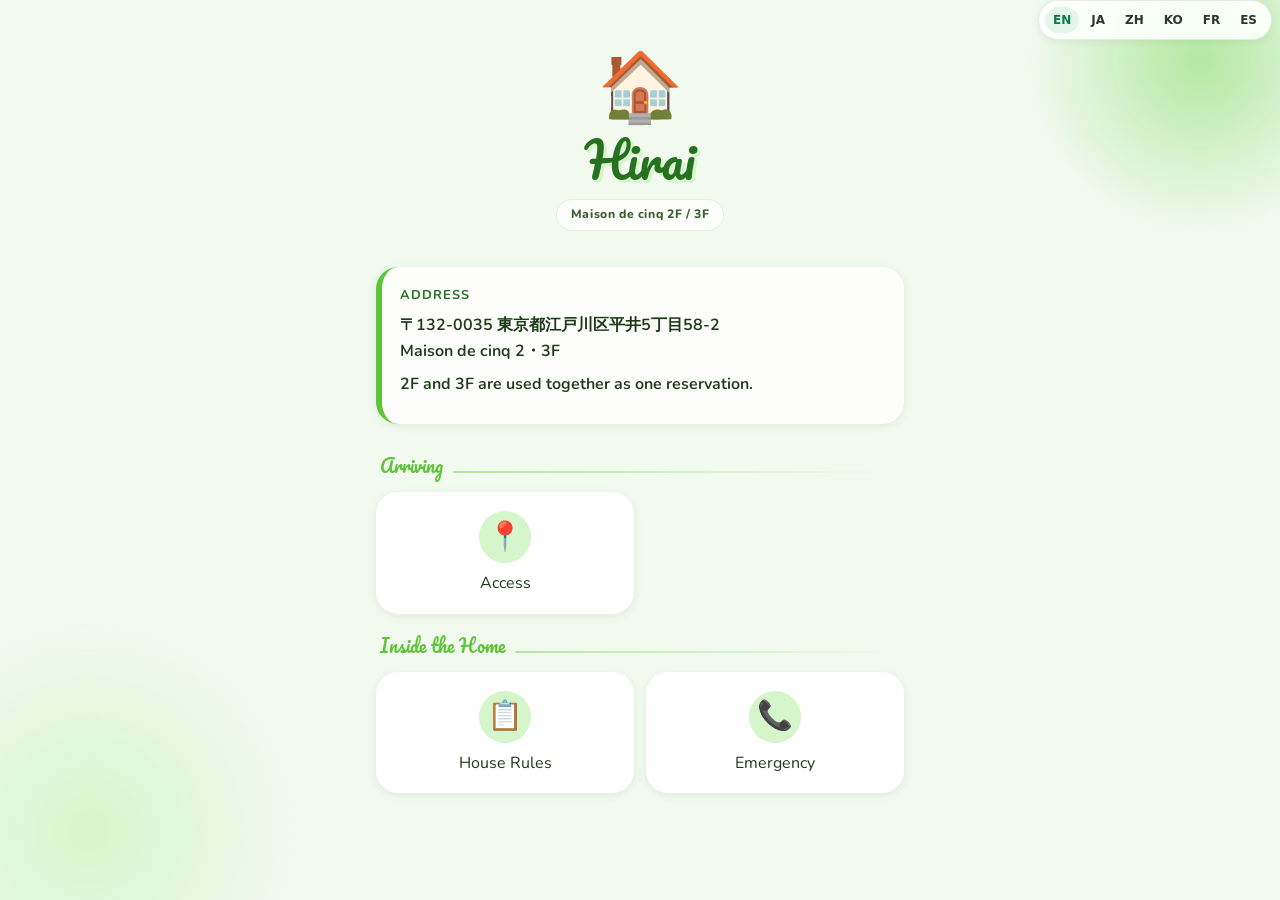
<file: index.html>
<!doctype html>
<html lang="en">
<head>
  <meta charset="utf-8">
  <meta name="viewport" content="width=device-width, initial-scale=1, viewport-fit=cover">
  <meta name="theme-color" content="#f2faf0">
  <title>Welcome to Hirai / Maison de cinq</title>
  <link rel="preconnect" href="https://fonts.googleapis.com">
  <link rel="preconnect" href="https://fonts.gstatic.com" crossorigin>
  <link href="https://fonts.googleapis.com/css2?family=Nunito:wght@500;600;700;800;900&family=Pacifico&display=swap" rel="stylesheet">
  <link rel="stylesheet" href="assets/site.css">
  <link rel="stylesheet" href="assets/i18n.css">
</head>
<body>
<main>
  <section class="hero">
    <div class="mark" aria-hidden="true">🏠</div>
    <h1 data-i18n="hero.title">Hirai</h1>
    <p data-i18n="hero.subtitle">Maison de cinq 2F / 3F</p>
  </section>

  <section class="notice" aria-label="Property information">
    <strong data-i18n="notice.address.label">Address</strong>
    <p data-i18n="notice.address.text" data-i18n-html>〒132-0035 東京都江戸川区平井5丁目58-2<br>Maison de cinq 2・3F</p>
    <p data-i18n="notice.address.note">2F and 3F are used together as one reservation.</p>
  </section>

  <nav class="menu" aria-label="Guest menu">
    <div class="menu-group">
      <div class="menu-group-head">
        <span class="menu-group-title" data-i18n="menu.arriving">Arriving</span>
        <span class="menu-group-line"></span>
      </div>
      <div class="btn-grid">
        <a href="access/" class="pl-btn">
          <span class="pl-icon-wrap"><span class="pl-icon" aria-hidden="true">📍</span></span>
          <span data-i18n="menu.access">Access</span>
        </a>
      </div>
    </div>

    <div class="menu-group">
      <div class="menu-group-head">
        <span class="menu-group-title" data-i18n="menu.inside">Inside the Home</span>
        <span class="menu-group-line"></span>
      </div>
      <div class="btn-grid">
        <a href="house-rules/" class="pl-btn">
          <span class="pl-icon-wrap"><span class="pl-icon" aria-hidden="true">📋</span></span>
          <span data-i18n="menu.houseRules">House Rules</span>
        </a>
        <a href="emergency/" class="pl-btn">
          <span class="pl-icon-wrap"><span class="pl-icon" aria-hidden="true">📞</span></span>
          <span data-i18n="menu.emergency">Emergency</span>
        </a>
      </div>
    </div>
  </nav>
</main>
<script src="assets/i18n.js" defer></script>
</body>
</html>
</file>
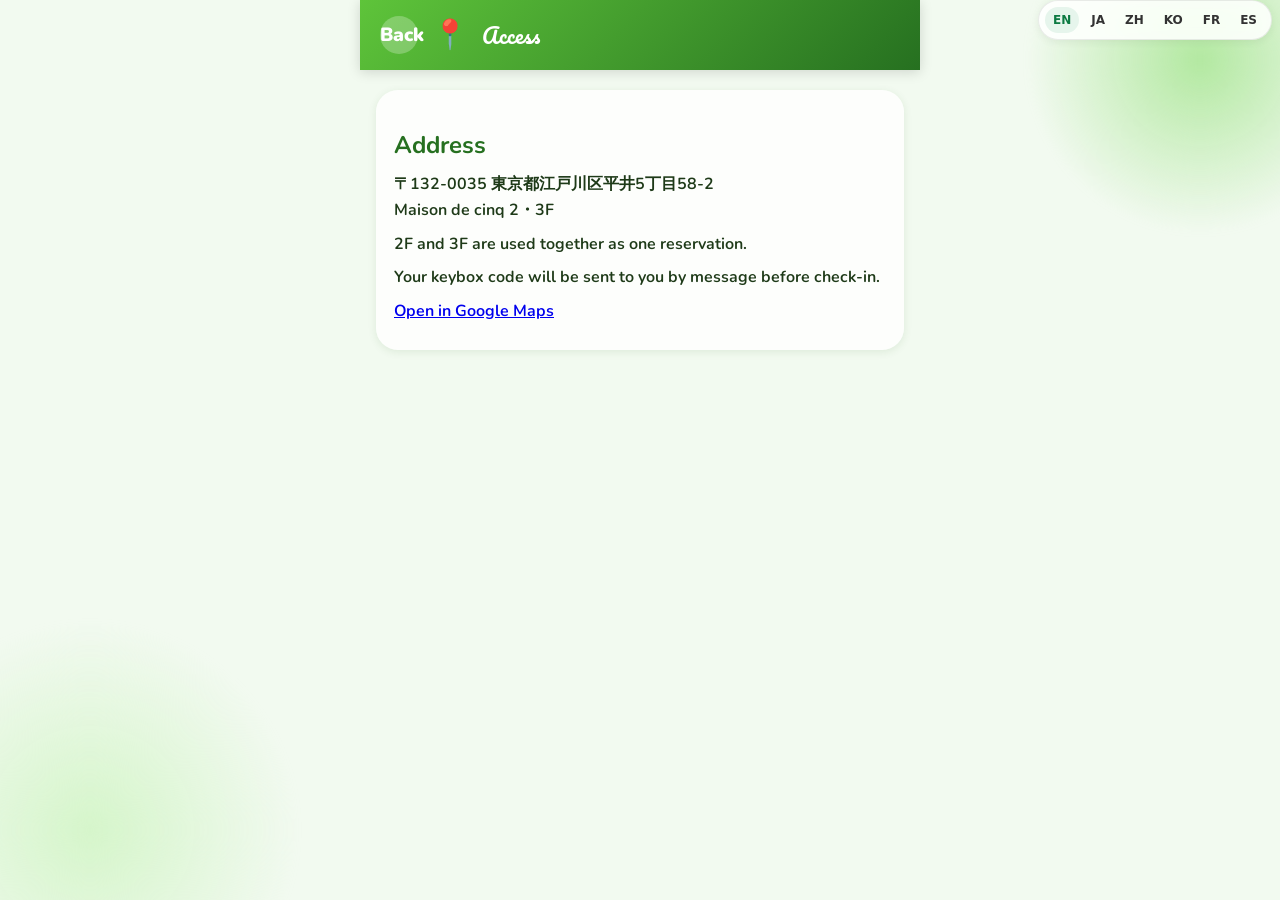
<file: access/index.html>
<!doctype html>
<html lang="en">
<head>
  <meta charset="utf-8">
  <meta name="viewport" content="width=device-width, initial-scale=1, viewport-fit=cover">
  <meta name="theme-color" content="#f2faf0">
  <title>Access — Hirai</title>
  <link rel="preconnect" href="https://fonts.googleapis.com">
  <link rel="preconnect" href="https://fonts.gstatic.com" crossorigin>
  <link href="https://fonts.googleapis.com/css2?family=Nunito:wght@500;600;700;800;900&family=Pacifico&display=swap" rel="stylesheet">
  <link rel="stylesheet" href="../assets/site.css">
  <link rel="stylesheet" href="../assets/i18n.css">
</head>
<body>
<main>
  <header class="top">
    <a class="back" href="../" data-i18n="top.back" data-i18n-attr="aria-label" aria-label="Back">‹</a>
    <span class="top-emoji" aria-hidden="true">📍</span>
    <h1 data-i18n="access.title">Access</h1>
  </header>

  <section class="content">
    <h2 data-i18n="access.address.h">Address</h2>
    <p data-i18n="notice.address.text" data-i18n-html>〒132-0035 東京都江戸川区平井5丁目58-2<br>Maison de cinq 2・3F</p>
    <p data-i18n="notice.address.note">2F and 3F are used together as one reservation.</p>
    <p data-i18n="access.keybox.note">Your keybox code will be sent to you by message before check-in.</p>
    <p><a href="https://www.google.com/maps/search/?api=1&query=%E6%9D%B1%E4%BA%AC%E9%83%BD%E6%B1%9F%E6%88%B8%E5%B7%9D%E5%8C%BA%E5%B9%B3%E4%BA%955%E4%B8%81%E7%9B%AE58-2" target="_blank" rel="noopener" data-i18n="access.maps">Open in Google Maps</a></p>
  </section>
</main>
<script src="../assets/i18n.js" defer></script>
</body>
</html>
</file>
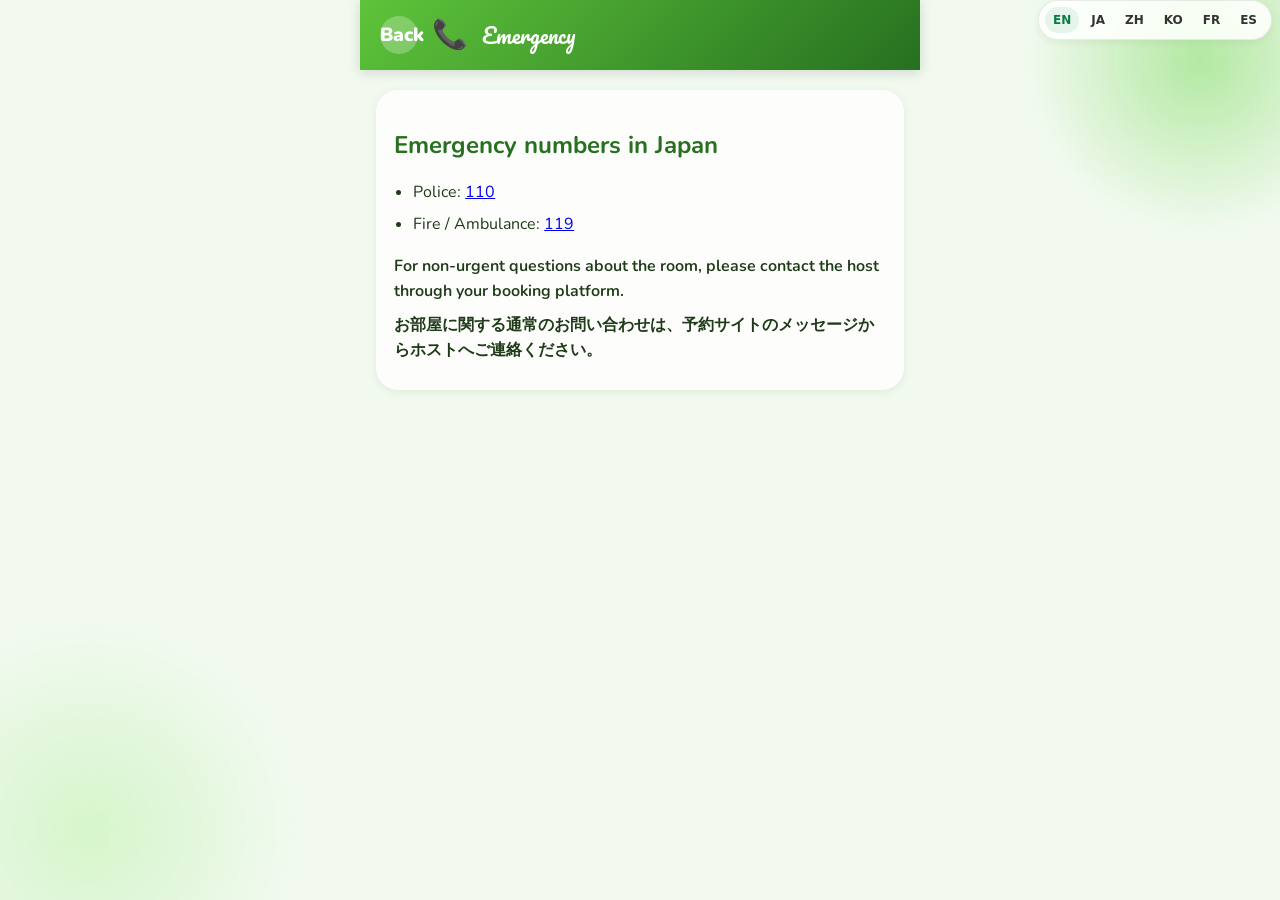
<file: emergency/index.html>
<!doctype html>
<html lang="en">
<head>
  <meta charset="utf-8">
  <meta name="viewport" content="width=device-width, initial-scale=1, viewport-fit=cover">
  <meta name="theme-color" content="#f2faf0">
  <title>Emergency — Hirai</title>
  <link rel="preconnect" href="https://fonts.googleapis.com">
  <link rel="preconnect" href="https://fonts.gstatic.com" crossorigin>
  <link href="https://fonts.googleapis.com/css2?family=Nunito:wght@500;600;700;800;900&family=Pacifico&display=swap" rel="stylesheet">
  <link rel="stylesheet" href="../assets/site.css">
  <link rel="stylesheet" href="../assets/i18n.css">
</head>
<body>
<main>
  <header class="top">
    <a class="back" href="../" data-i18n="top.back" data-i18n-attr="aria-label" aria-label="Back">‹</a>
    <span class="top-emoji" aria-hidden="true">📞</span>
    <h1 data-i18n="em.title">Emergency</h1>
  </header>

  <section class="content">
    <h2 data-i18n="em.numbers">Emergency numbers in Japan</h2>
    <ul>
      <li><span data-i18n="em.police">Police</span>: <a href="tel:110">110</a></li>
      <li><span data-i18n="em.fire">Fire / Ambulance</span>: <a href="tel:119">119</a></li>
    </ul>
    <p data-i18n="em.contact">For non-urgent questions about the room, please contact the host through your booking platform.</p>
    <p data-i18n="em.contact.ja">お部屋に関する通常のお問い合わせは、予約サイトのメッセージからホストへご連絡ください。</p>
  </section>
</main>
<script src="../assets/i18n.js" defer></script>
</body>
</html>
</file>
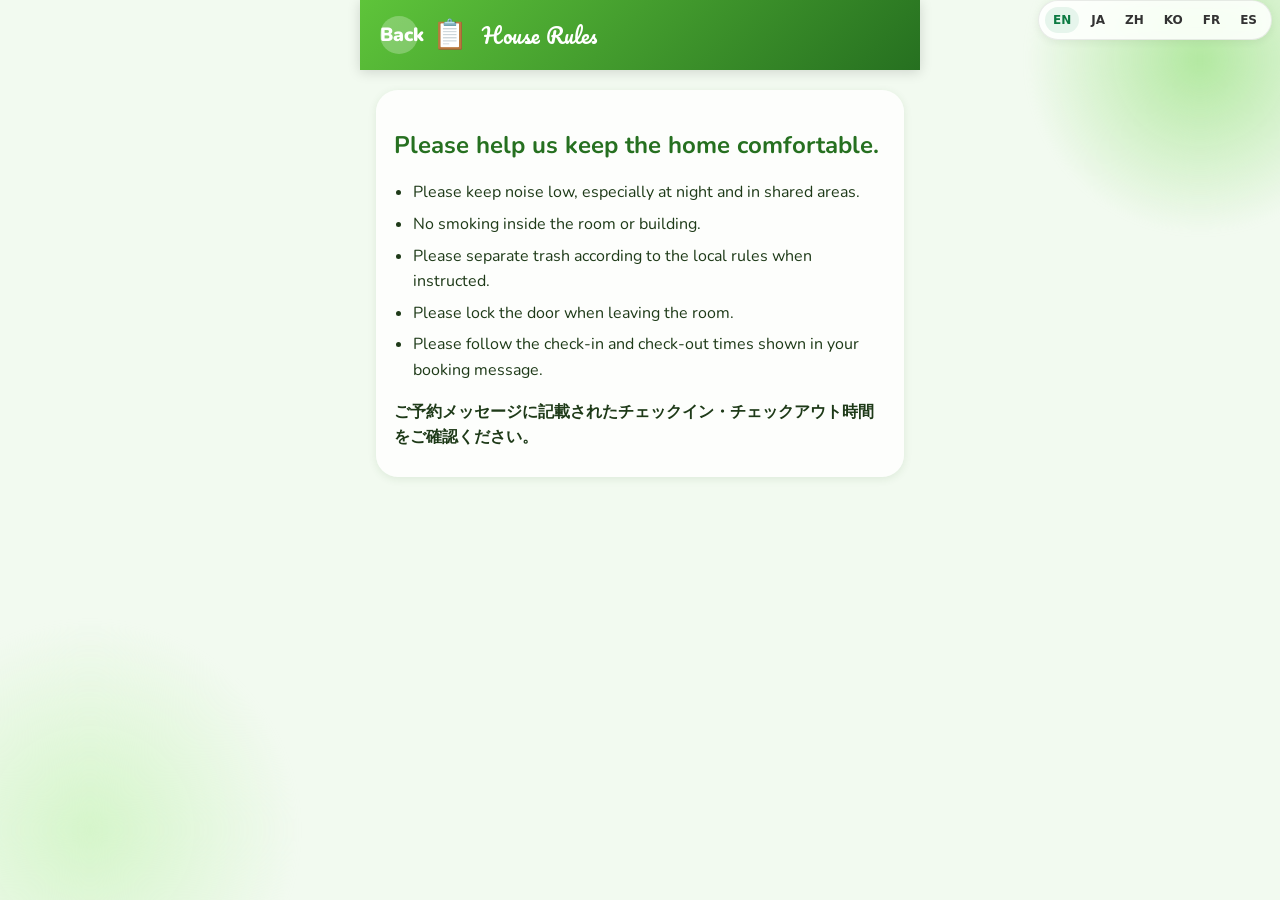
<file: house-rules/index.html>
<!doctype html>
<html lang="en">
<head>
  <meta charset="utf-8">
  <meta name="viewport" content="width=device-width, initial-scale=1, viewport-fit=cover">
  <meta name="theme-color" content="#f2faf0">
  <title>House Rules — Hirai</title>
  <link rel="preconnect" href="https://fonts.googleapis.com">
  <link rel="preconnect" href="https://fonts.gstatic.com" crossorigin>
  <link href="https://fonts.googleapis.com/css2?family=Nunito:wght@500;600;700;800;900&family=Pacifico&display=swap" rel="stylesheet">
  <link rel="stylesheet" href="../assets/site.css">
  <link rel="stylesheet" href="../assets/i18n.css">
</head>
<body>
<main>
  <header class="top">
    <a class="back" href="../" data-i18n="top.back" data-i18n-attr="aria-label" aria-label="Back">‹</a>
    <span class="top-emoji" aria-hidden="true">📋</span>
    <h1 data-i18n="rules.title">House Rules</h1>
  </header>

  <section class="content">
    <h2 data-i18n="rules.help">Please help us keep the home comfortable.</h2>
    <ul>
      <li data-i18n="rules.noise">Please keep noise low, especially at night and in shared areas.</li>
      <li data-i18n="rules.smoking">No smoking inside the room or building.</li>
      <li data-i18n="rules.trash">Please separate trash according to the local rules when instructed.</li>
      <li data-i18n="rules.lock">Please lock the door when leaving the room.</li>
      <li data-i18n="rules.times">Please follow the check-in and check-out times shown in your booking message.</li>
    </ul>
    <p data-i18n="rules.times.jaNote">ご予約メッセージに記載されたチェックイン・チェックアウト時間をご確認ください。</p>
  </section>
</main>
<script src="../assets/i18n.js" defer></script>
</body>
</html>
</file>
<file: assets/site.css>
:root {
  --cream: #f2faf0;
  --cream-deep: #dff5d8;
  --green: #5ec43a;
  --green-dark: #267020;
  --green-soft: #d5f5ca;
  --text: #1e3a18;
  --muted: #3a6030;
  --white: #fff;
  --shadow-sm: 0 2px 8px rgba(40,100,30,.10);
  --shadow-md: 0 4px 18px rgba(40,100,30,.15);
  --shadow-hover: 0 14px 38px rgba(40,100,30,.24);
  --ease-pop: cubic-bezier(.34,1.56,.64,1);
}

* { box-sizing: border-box; }

body {
  margin: 0;
  font-family: Nunito, -apple-system, BlinkMacSystemFont, sans-serif;
  background: var(--cream);
  color: var(--text);
  line-height: 1.6;
  min-height: 100vh;
}

body::before,
body::after {
  content: "";
  position: fixed;
  border-radius: 50%;
  pointer-events: none;
  z-index: 0;
  filter: blur(4px);
}

body::before {
  top: -120px;
  right: -100px;
  width: 360px;
  height: 360px;
  background: radial-gradient(circle, #b2e8a0 0%, transparent 68%);
}

body::after {
  bottom: -140px;
  left: -120px;
  width: 420px;
  height: 420px;
  background: radial-gradient(circle, var(--green-soft) 0%, transparent 70%);
}

main {
  position: relative;
  max-width: 560px;
  margin: 0 auto;
  padding: 0 0 40px;
  z-index: 1;
}

.hero {
  text-align: center;
  padding: 54px 24px 28px;
}

.hero .mark {
  display: inline-block;
  font-size: 68px;
  line-height: 1;
  margin-bottom: 10px;
}

.hero h1 {
  font-family: Pacifico, cursive;
  font-weight: 400;
  color: var(--green-dark);
  font-size: clamp(2rem, 7vw, 3rem);
  line-height: 1.15;
  margin: 0 0 8px;
  text-shadow: 3px 3px 0 var(--green-soft);
}

.hero p,
.pill {
  display: inline-flex;
  align-items: center;
  gap: 6px;
  margin: 4px 0 0;
  padding: 5px 14px;
  border-radius: 999px;
  background: rgba(255,255,255,.7);
  color: var(--muted);
  font-size: .76rem;
  font-weight: 800;
  letter-spacing: .05em;
  border: 1px solid rgba(94,196,58,.18);
}

.notice,
.content {
  margin: 8px 16px 28px;
  background: rgba(255,255,255,.84);
  border-radius: 22px;
  padding: 18px;
  box-shadow: var(--shadow-sm);
}

.notice {
  border-left: 6px solid var(--green);
}

.notice strong {
  display: block;
  color: var(--green-dark);
  font-size: .8rem;
  letter-spacing: .08em;
  text-transform: uppercase;
}

.menu { padding: 0 16px; }

.menu-group { margin-bottom: 18px; }

.menu-group-head {
  display: flex;
  align-items: baseline;
  gap: 10px;
  margin: 0 4px 12px;
}

.menu-group-title {
  font-family: Pacifico, cursive;
  font-weight: 400;
  font-size: 1.1rem;
  color: var(--green);
}

.menu-group-line {
  flex: 1;
  height: 2px;
  background: linear-gradient(to right, #b2e8a0, transparent);
  border-radius: 2px;
}

.btn-grid {
  display: grid;
  grid-template-columns: 1fr 1fr;
  gap: 12px;
}

.pl-btn {
  background: var(--white);
  border-radius: 22px;
  padding: 18px 12px 16px;
  display: flex;
  flex-direction: column;
  align-items: center;
  gap: 8px;
  text-decoration: none;
  color: var(--text);
  box-shadow: var(--shadow-sm);
  border: 1.5px solid transparent;
  transition: transform .22s var(--ease-pop), box-shadow .22s ease, border-color .2s ease;
}

.pl-btn:hover,
.pl-btn:focus-visible {
  transform: translateY(-4px);
  box-shadow: var(--shadow-hover);
  border-color: var(--green);
  outline: none;
}

.pl-icon-wrap {
  width: 52px;
  height: 52px;
  border-radius: 50%;
  display: flex;
  align-items: center;
  justify-content: center;
  background: var(--green-soft);
}

.pl-icon { font-size: 1.8rem; line-height: 1; }
.pl-en { font-size: .8rem; font-weight: 800; text-transform: uppercase; letter-spacing: .04em; color: var(--green-dark); text-align: center; line-height: 1.2; }
.pl-ja { font-size: .7rem; font-weight: 700; color: var(--muted); text-align: center; line-height: 1.35; }

.top {
  position: sticky;
  top: 0;
  background: linear-gradient(135deg, var(--green) 0%, var(--green-dark) 100%);
  color: white;
  margin: 0 0 20px;
  padding: 16px 20px;
  display: flex;
  align-items: center;
  gap: 14px;
  box-shadow: 0 2px 12px rgba(0,0,0,.15);
  z-index: 5;
}

.back {
  color: white;
  text-decoration: none;
  background: rgba(255,255,255,.25);
  width: 38px;
  height: 38px;
  border-radius: 50%;
  display: grid;
  place-items: center;
  font-size: 1.2rem;
  font-weight: 900;
  flex-shrink: 0;
}

.top-emoji { font-size: 1.8rem; line-height: 1; flex-shrink: 0; }

.top h1 {
  font-family: Pacifico, cursive;
  font-weight: 400;
  font-size: 1.3rem;
  margin: 0;
  line-height: 1.2;
  color: #fff;
}

h2, h3 { color: var(--green-dark); margin: 18px 0 8px; }
p { margin: 8px 0; font-weight: 650; }
ul, ol { padding-left: 1.2rem; }
li { margin: 6px 0; }
figure { margin: 14px 0; }
img { width: 100%; height: auto; border-radius: 14px; display: block; box-shadow: 0 2px 10px rgba(0,0,0,.08); }
code { font-family: ui-monospace, SFMono-Regular, Menlo, monospace; background: #eef8e8; border-radius: 6px; padding: 2px 5px; }

.important {
  background: #fff7ed;
  border-left: 5px solid #f59e0b;
  border-radius: 12px;
  padding: 12px 14px;
  margin: 18px 0;
  font-weight: 800;
}

@media (max-width: 420px) {
  .btn-grid { grid-template-columns: 1fr; }
  .hero { padding-top: 42px; }
}
</file>
<file: assets/i18n.css>
/* Lightweight styles for the floating language switcher */
.i18n-switcher {
  position: fixed;
  top: env(safe-area-inset-top, 0px);
  right: 8px;
  z-index: 1000;
  display: flex;
  gap: 4px;
  padding: 6px;
  background: rgba(255, 255, 255, 0.9);
  backdrop-filter: saturate(180%) blur(8px);
  border: 1px solid rgba(0,0,0,0.08);
  border-radius: 999px;
  box-shadow: 0 2px 8px rgba(0,0,0,0.06);
}

.i18n-switcher button {
  appearance: none;
  border: none;
  background: transparent;
  font: 600 12px/1.2 system-ui, -apple-system, Segoe UI, Roboto, Helvetica, Arial, sans-serif;
  color: #333;
  padding: 6px 8px;
  border-radius: 999px;
  cursor: pointer;
}

.i18n-switcher button[aria-current="true"] {
  background: #e6f5ec;
  color: #0d7a43;
}

@media (max-width: 480px) {
  .i18n-switcher { right: 4px; padding: 4px; }
  .i18n-switcher button { padding: 6px; font-size: 11px; }
}
</file>
